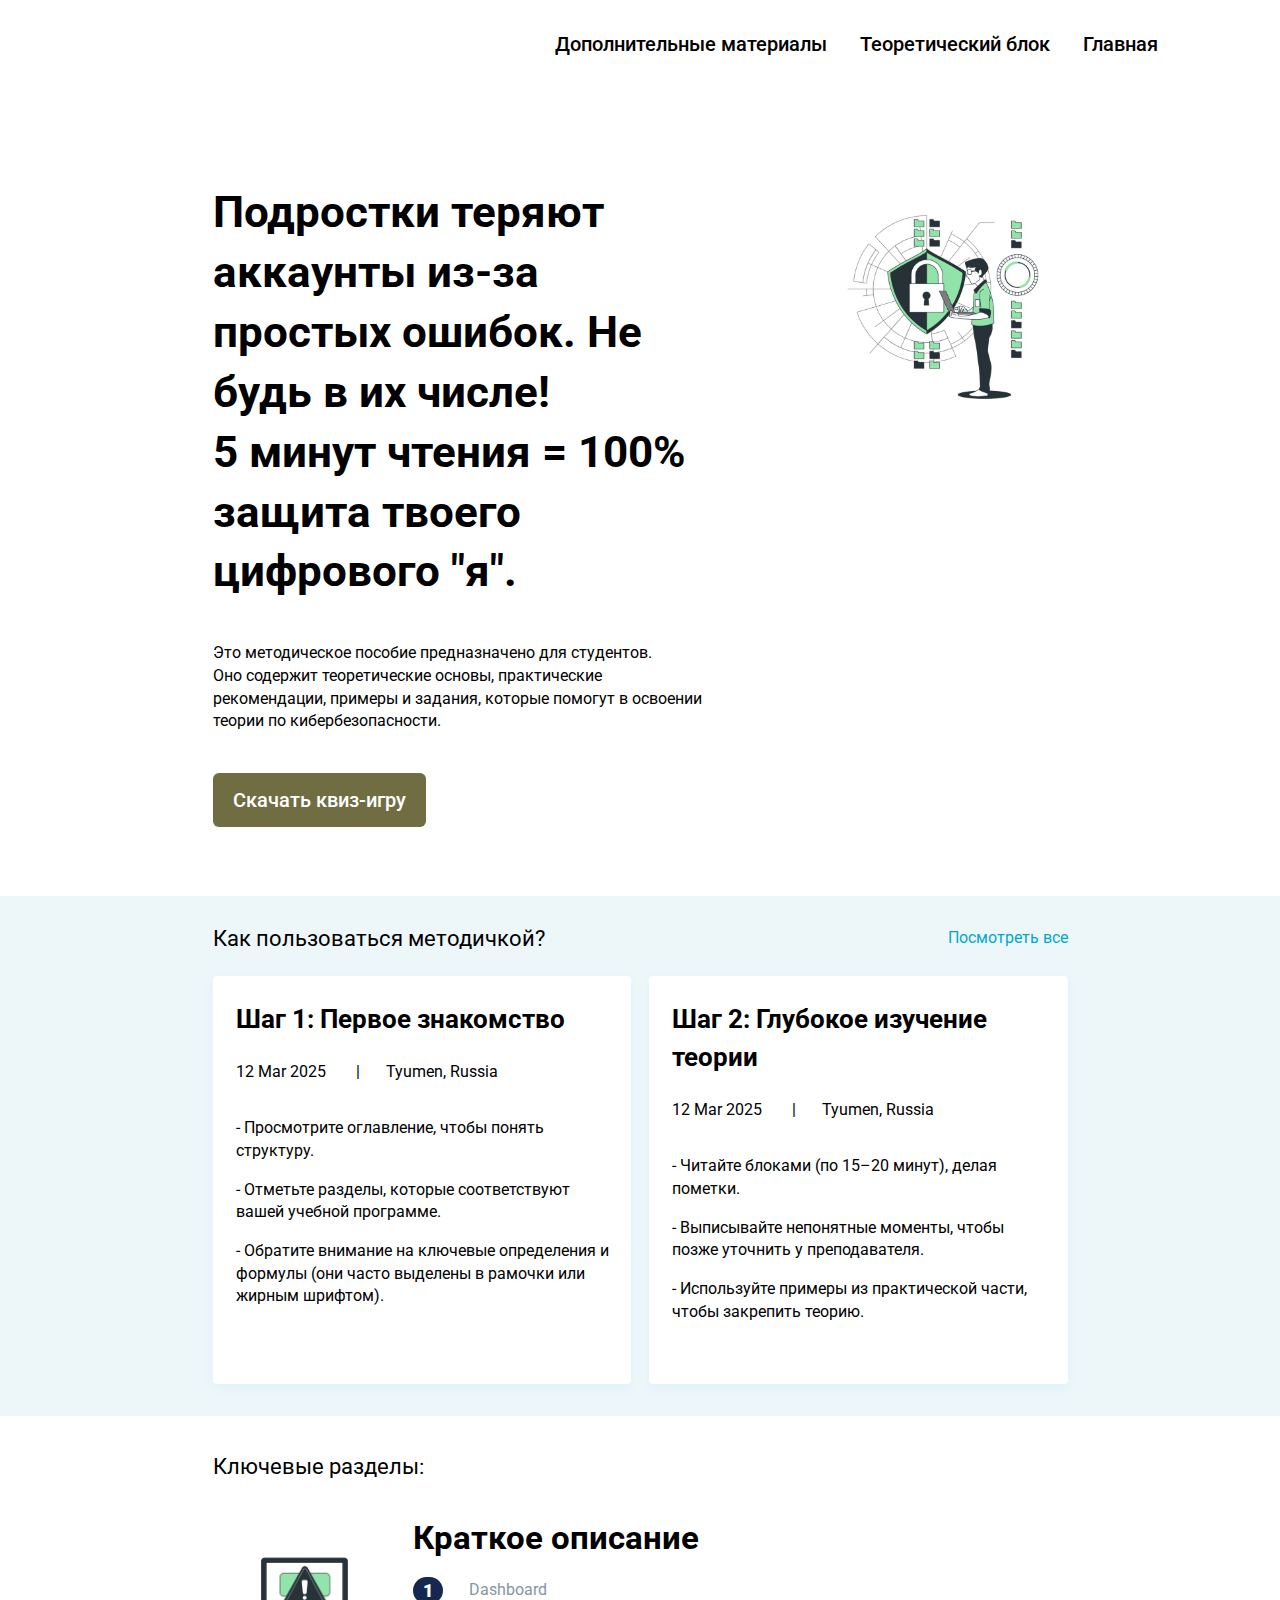
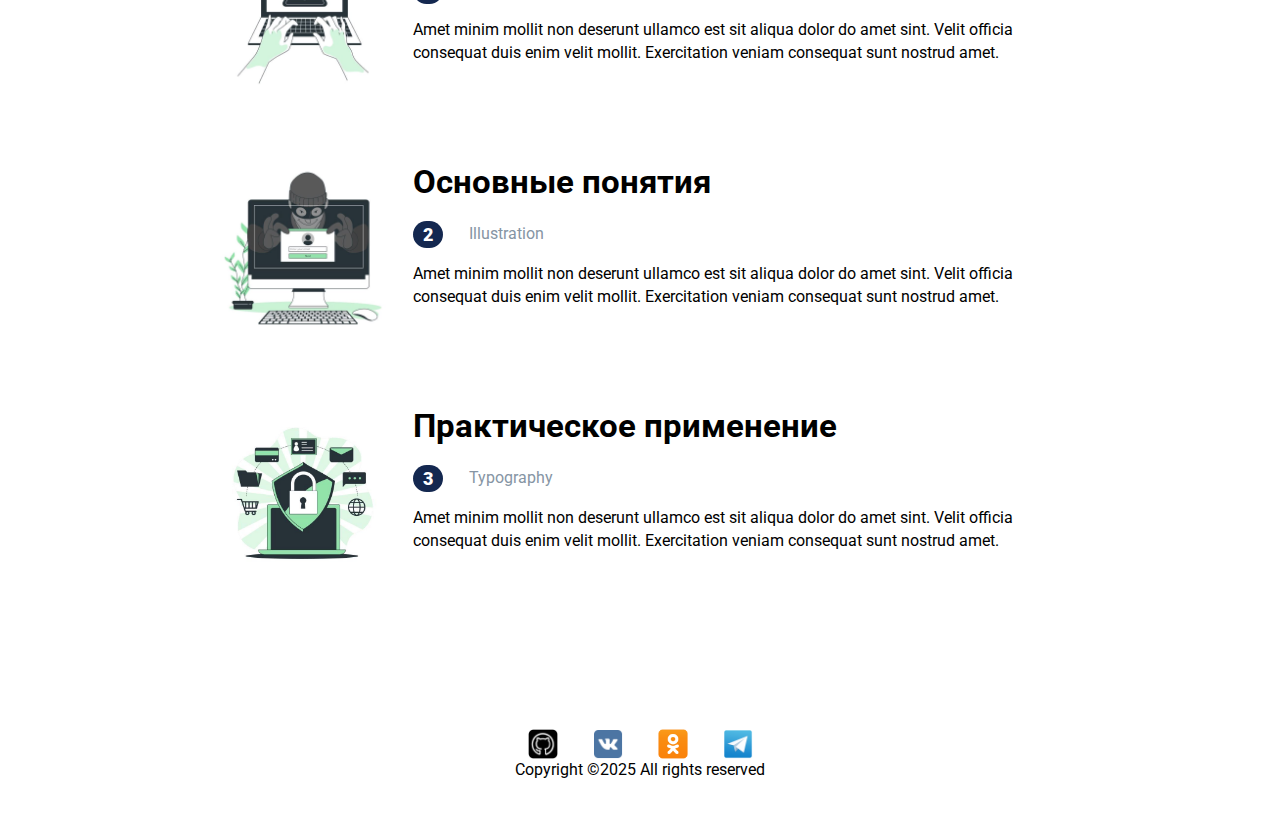
<file: index.html>
<!DOCTYPE html>
<html lang="en">

<head>
  <meta charset="UTF-8" />
  <meta http-equiv="X-UA-Compatible" content="IE=edge" />
  <meta name="viewport" content="width=device-width, initial-scale=1.0" />
  <link rel="preconnect" href="https://fonts.googleapis.com" />
  <link rel="preconnect" href="https://fonts.gstatic.com" crossorigin />
  <link href="https://fonts.googleapis.com/css2?family=Roboto:wght@400;500;700;900&display=swap" rel="stylesheet" />
  <link rel="stylesheet" href="css/normalize.css" />
  <link rel="stylesheet" href="css/style.css" />
  <title>Хакни меня, если сможешь!</title>
</head>

<body>
  <div class="wrapper">
    <header class="header">
      <div class="container header__container">
        <nav class="nav">
          <ul class="nav__list">
            <li class="nav__item">
              <a href="work.html" class="nav__link">Дополнительные материалы</a>
            </li>
            <li class="nav__item">
              <a href="blog.html" class="nav__link">Теоретический блок</a>
            </li>
            <li class="nav__item">
              <a href="index.html" class="nav__link">Главная</a>
            </li>
          </ul>
        </nav>
        <div class="header__burger">
          <div class="header__burger-el"></div>
        </div>
      </div>
    </header>
    <main class="main">
      <section class="about">
        <div class="container about__container">
          <div class="about__info">
            <h1 class="title about__title">
              Подростки теряют аккаунты из-за простых ошибок.
              Не будь в их числе!
               <br />
               5 минут чтения = 100% защита твоего цифрового "я".
            </h1>
            <div class="about__desc">
              Это методическое пособие предназначено для студентов.
              <br />
              Оно содержит теоретические основы, практические
              <br />
              рекомендации, примеры и задания, которые помогут в освоении теории по кибербезопасности. <br />
            </div>

            <button class="button">Скачать квиз-игру</button>
          </div>
          <div class="about__avatar">
            <img src="img/kb.jpg" alt="avatar" class="about__img" />
          </div>
        </div>
      </section>
      <section class="recent-posts">
        <div class="container">
          <div class="recent-posts__top">
            <div class="section-title recents-posts__title">Как пользоваться методичкой?</div>
            <a href="#" class="recent-posts__title">Посмотреть все</a>
          </div>
          <div class="recent-posts__articles">
            <article class="recent-posts__article">
              <div class="recent-posts__subtitle"> <b>Шаг 1: Первое знакомство</b> </div>
              <div class="recent-posts__info">
                12 Mar 2025
                <span class="recent-posts__separator">|</span>Tyumen, Russia
              </div>
              <div class="recent-posts__text">

                <p>- Просмотрите оглавление, чтобы понять структуру. </p>
                <p>- Отметьте разделы, которые соответствуют вашей учебной программе. </p>
                <p> - Обратите внимание на ключевые определения и формулы (они часто выделены в рамочки или жирным
                  шрифтом). </p>
              </div>
            </article>
            <article class="recent-posts__article">
              <div class="recent-posts__subtitle">
                <b>Шаг 2: Глубокое изучение теории </b>
              </div>
              <div class="recent-posts__info">
                <div class="recent-posts__info">
                  12 Mar 2025
                  <span class="recent-posts__separator">|</span>Tyumen, Russia

                </div>
                <div class="recent-posts__text">
                  <p>- Читайте блоками (по 15–20 минут), делая пометки.</p>
                  <p>- Выписывайте непонятные моменты, чтобы позже уточнить у преподавателя.</p>
                  <p>- Используйте примеры из практической части, чтобы закрепить теорию.</p>
                </div>
              </div>
            </article>
          </div>
        </div>
      </section>
      <section class="featured">
        <div class="container">
          <div class="section-title">Ключевые разделы:</div>
          <div class="fetured__works">
            <article class="work">
              <div class="work__img-wrap">
                <img src="img/kb1.jpg" alt="" class="work__img" />
              </div>
              <div class="work__info">
                <a href="#" class="work__title">Краткое описание</a>
                <div class="work__subtitle">
                  <div class="work__date">1</div>
                  <div class="work__category">Dashboard</div>
                </div>
                <div class="work__text">
                  Amet minim mollit non deserunt ullamco est sit aliqua dolor
                  do amet sint. Velit officia consequat duis enim velit
                  mollit. Exercitation veniam consequat sunt nostrud amet.
                </div>
              </div>
            </article>
            <article class="work">
              <div class="work__img-wrap">
                <img src="img/kb2.jpg" alt="" class="work__img" />
              </div>
              <div class="work__info">
                <a href="#" class="work__title">Основные понятия</a>
                <div class="work__subtitle">
                  <div class="work__date">2</div>
                  <div class="work__category">Illustration</div>
                </div>
                <div class="work__text">
                  Amet minim mollit non deserunt ullamco est sit aliqua dolor
                  do amet sint. Velit officia consequat duis enim velit
                  mollit. Exercitation veniam consequat sunt nostrud amet.
                </div>
              </div>
            </article>
            <article class="work">
              <div class="work__img-wrap">
                <img src="img/kb3.jpg" alt="" class="work__img" />
              </div>
              <div class="work__info">
                <a href="#" class="work__title">Практическое применение</a>
                <div class="work__subtitle">
                  <div class="work__date">3</div>
                  <div class="work__category">Typography</div>
                </div>
                <div class="work__text">
                  Amet minim mollit non deserunt ullamco est sit aliqua dolor
                  do amet sint. Velit officia consequat duis enim velit
                  mollit. Exercitation veniam consequat sunt nostrud amet.
                </div>
              </div>
            </article>
          </div>
        </div>
      </section>
    </main>
    <footer class="footer container">

      <ul class="social__list">
        <li class="social__item ">
          <a href="#" class="social__link github">github</a>
        </li>
        <li class="social__item ">
          <a href="#" class="social__link vk">vk</a>
        </li>
        <li class="social__item ">
          <a href="#" class="social__link ok">ok</a>
        </li>
        <li class="social__item ">
          <a href="#" class="social__link telegram">telegram</a>
        </li>
      </ul>
      <div class="footer__text">
        Copyright ©2025 All rights reserved
      </div>
  </div>

  </footer>
  </div>
</body>

</html>
</file>
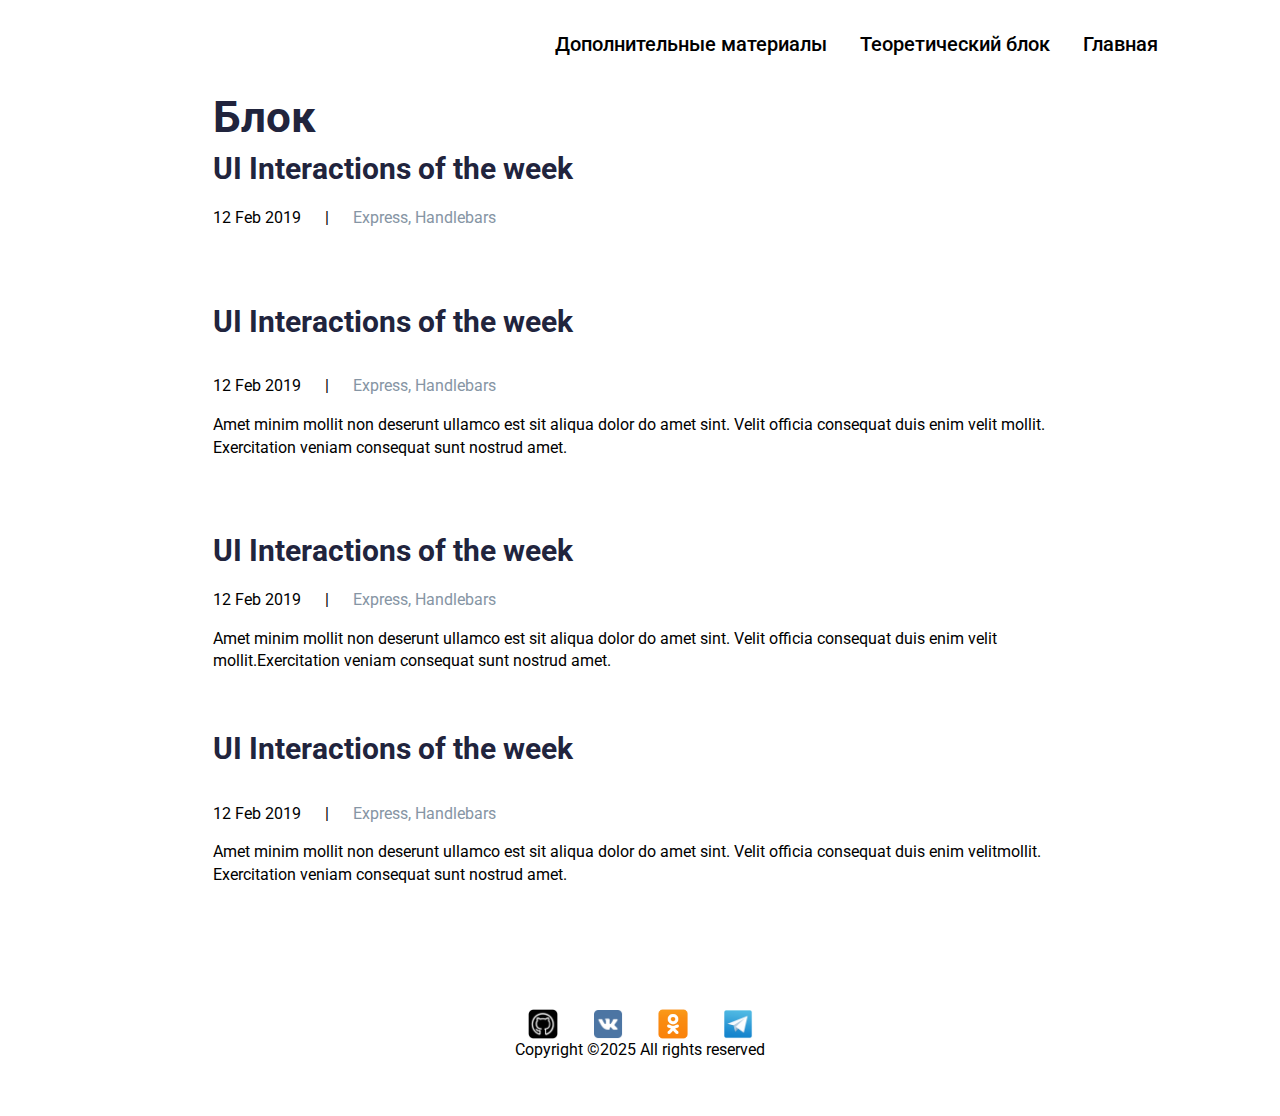
<file: blog.html>
<!DOCTYPE html>
<html lang="en">

<head>
  <meta charset="UTF-8" />
  <meta http-equiv="X-UA-Compatible" content="IE=edge" />
  <meta name="viewport" content="width=device-width, initial-scale=1.0" />
  <link rel="preconnect" href="https://fonts.googleapis.com" />
  <link rel="preconnect" href="https://fonts.gstatic.com" crossorigin />
  <link href="https://fonts.googleapis.com/css2?family=Roboto:wght@400;500;700;900&display=swap" rel="stylesheet" />
  <link rel="stylesheet" href="css/normalize.css" />
  <link rel="stylesheet" href="css/style.css" />
  <title>Портфолио</title>
</head>

<body>
  <div class="wrapper">
    <header class="header">
      <div class="container header__container">
        <nav class="nav">
          <ul class="nav__list">
            <li class="nav__item">
              <a href="work.html" class="nav__link">Дополнительные материалы</a>
            </li>
            <li class="nav__item">
              <a href="blog.html" class="nav__link">Теоретический блок</a>
            </li>
            <li class="nav__item">
              <a href="index.html" class="nav__link">Главная</a>
            </li>
          </ul>
        </nav>
        <div class="header__burger">
          <div class="header__burger-el"></div>
        </div>
      </div>
    </header>
    <main class="main">
      <div class="blog container">
        <div class="title blog__title">Блок</div>
        <div class="blog__content">
        </div>
        <article class="blog__article">
          <div class="blog__subtitle"> <b>UI Interactions of the week </b> </div>
          <div class="blog__info">
            12 Feb 2019
            <span class="blog__separator">|</span> <span class="blog__info--grey"> Express, Handlebars
          </div>
          <div class="blog__text">
            
          </div>
        </article>
        <article class="blog__article">
          <div class="blog__subtitle">
            <b>UI Interactions of the week</b>
          </div>
          <div class="blog__info">
            <div class="blog__info">
              12 Feb 2019

              <span class="blog__separator">|</span> <span class="blog__info--grey">Express, Handlebars

            </div>
            <div class="blog__text">
              Amet minim mollit non deserunt ullamco est sit aliqua dolor
              do amet sint. Velit officia
              consequat duis enim velit mollit. Exercitation veniam consequat sunt nostrud amet.
            </div>
          </div>
        </article>
        <article class="blog__article">
          <div class="blog__subtitle"> <b>UI Interactions of the week </b> </div>
          <div class="blog__info">
            12 Feb 2019
            <span class="blog__separator">|</span> <span class="blog__info--grey"> Express, Handlebars
          </div>
          <div class="blog__text">
            Amet minim mollit non deserunt ullamco est sit aliqua dolor
            do amet sint. Velit officia
            consequat duis enim velit mollit.Exercitation veniam consequat sunt nostrud amet.
          </div>
        </article>
        <article class="blog__article">
          <div class="blog__subtitle">
            <b>UI Interactions of the week</b>
          </div>
          <div class="blog__info">
            <div class="blog__info">
              12 Feb 2019

              <span class="blog__separator">|</span> <span class="blog__info--grey"> Express, Handlebars

            </div>
            <div class="blog__text">
              Amet minim mollit non deserunt ullamco est sit aliqua dolor
              do amet sint. Velit officia
              consequat duis enim velitmollit. Exercitation veniam consequat sunt nostrud amet.
            </div>
          </div>
        </article>
      </div>
    </main>
    <footer class="footer container">

      <ul class="social__list">
        <li class="social__item ">
          <a href="#" class="social__link github">github</a>
        </li>
        <li class="social__item ">
          <a href="#" class="social__link vk">vk</a>
        </li>
        <li class="social__item ">
          <a href="#" class="social__link ok">ok</a>
        </li>
        <li class="social__item ">
          <a href="#" class="social__link telegram">telegram</a>
        </li>
      </ul>
      <div class="footer__text">
        Copyright ©2025 All rights reserved
      </div>
  </div>

  </footer>
  </div>
</body>

</html>
</file>
<file: css/style.css>
s* {
  box-sizing: border-box;
}

html,
body {
  margin: 0;
  padding: 0;
  height: 100%;
  width: 100%;
}

body {
  font-family: "Roboto", sans-serif;
  font-size: 16px;
  line-height: 1.42;
}

ul,
li {
  list-style: none;
  padding: 0;
  margin: 0;
}

a {
  text-decoration: none;
  color: #000000;
}

h1,
h2,
h3 {
  margin: 0;
}

.wrapper {
  min-height: 100%;
  overflow: hidden;
  display: flex;
  flex-direction: column;

}

.main {
  flex: 1 1 auto;
}

.header {
  padding: 30px 0px;
}

.container {
  max-width: 855px;
  padding: 0 5px;
  margin: 0 auto;
}

.header__container {
  max-width: 1036px;
  display: flex;
  justify-content: end;
}

.nav__list {
  display: flex;
}

.nav__item {
  margin-left: 33px;
  font-style: normal;
  font-weight: 500;
  font-size: 20px;
}

.header__burger {
  width: 30px;
  height: 20px;
  display: none;
  align-items: center;
  margin-right: 18px;
}

.header__burger-el {
  height: 2px;
  width: 100%;
  background-color: #21243d;
  position: relative;
}

.header__burger-el::before,
.header__burger-el::after {
  content: "";
  height: 2px;
  width: 100%;
  background-color: #21243d;
  position: absolute;
}

.header__burger-el::before {
  top: -9px;
}

.header__burger-el::after {
  bottom: -9px;
}

@media (max-width: 480px) {
  .header {
    padding-top: 20px;
  }

  .nav {
    display: none;
  }

  .header__burger {
    display: flex;
  }
}

.title {
  font-style: normal;
  font-weight: bold;
  font-size: 44px;
  line-height: 136%;
}

.about {
  padding-bottom: 69px;
  padding-top: 95px;
}

.about__container {
  display: flex;
  margin: 0 auto;
}

.about__info {
  padding-right: 13.5%;
}

.about__desc {
  margin: 40px 0px;
}

.about__avatar {
  width: 243px;
  height: 243px;
  border-radius: 50%;
  overflow: hidden;
  flex-shrink: 0;
}

.about__img {
  width: 100%;
  height: 100%;
  object-fit: cover;
}

.button {
  border-style: none;
  background-color: rgb(112, 109, 67);
  color: #ffffff;
  font-style: normal;
  font-weight: 500;
  font-size: 20px;
  line-height: 1;
  border-radius: 6px;
  padding: 17px 20px;
}

.recent-posts {
  background-color: #edf7fa;
  padding: 27px 0px 32px;
}

.featured {
  padding: 35px 0px 63px;
}

@media (max-width: 480px) {
  .about__container {
    flex-direction: column-reverse;
    align-items: center;
  }

  .about__avatar {
    width: 170px;
    height: 170px;
  }

  .about__info {
    padding: 34px 18px 59px;
    text-align: center;
  }
}

.section-title {
  font-size: 400;
  font-size: 22px;
}

.recent-posts__top {
  display: flex;
  justify-content: space-between;
  align-items: center;
  margin-bottom: 22px;
}

.recent-posts__title {
  color: #00a8cc;
}

.recent-posts__articles {
  display: flex;
}

.recent-posts__info {
  padding-bottom: 17px;
}

.recent-posts__article {
  background-color: #ffffff;
  box-shadow: 0px 4px 10px rgba(187, 225, 250, 0.25);
  border-radius: 4px;
  width: 49%;
  margin-right: 2%;
  padding: 24px 21px 28px 23px;
}

.recent-posts__subtitle {
  font-size: 26px;
  line-height: 38px;
  padding-bottom: 23px;
}

.recent-posts__article:last-child {
  margin-right: 0;
}

.recent-posts__separator {
  margin-right: 26px;
  margin-left: 26px;
}

@media (max-width: 480px) {
  .recent-posts__top {
    justify-content: center;
    margin-bottom: 18px;
  }

  .recent-posts__link {
    display: none;
  }

  .recent-posts__articles {
    flex-direction: column;
    padding: 0px 5px 38px;
  }

  .recent-posts__article {
    width: 100%;
    margin-right: 0;
    padding: 12px 20px 22px;
    margin-bottom: 17px;
  }
}

.recent-posts__article:last-child {
  margin-bottom: 0;
}

.section-title {
  font-size: 22px;
}

.work {
  display: flex;
  padding-top: 32px;
  padding-bottom: 32px;
}

.work__img-wrap {
  max-width: 246px;
  height: 180px;
  overflow: hidden;
  border-radius: 6px;
  flex-shrink: 0;
}

.work__img {
  width: 100%;
  height: 100%;
  object-fit: cover;
}

.work__info {
  margin-left: 20px;
}

.work__title {
  font-size: 33px;
  font-weight: bold;
}

.work__subtitle {
  display: flex;
  margin-right: 32px;
  align-items: center;
  padding: 15px 0px 15px;
}

.work__date {
  margin-right: 26px;
  background-color: #142850;
  border-radius: 16px;
  color: #ffffff;
  font-weight: 900;
  font-size: 18px;
  padding: 1px 10px;
}

.work__category {
  color: #8695a4;
}

@media (max-width: 480px) {
  .fetured__works {
    display: flex;
    overflow: auto;
  }

  .work {
    padding: 0px 0px 20px;
    flex-direction: column;
    max-width: 339px;
    flex-shrink: 0;
    margin: 0px 13px;
  }

  .work__img-wrap {
    max-width: 100%;
    height: 230px;
    overflow: hidden;
    border-radius: 6px;
  }
}

.blog__title {
  color: #21243D;

}

.blog__article {
  margin-bottom: 55px;

}

.blog__container {
  margin-bottom: 55px;
}

.blog__subtitle {

  font-size: 30px;
  color: #21243D;
}

.blog__info {
  padding: 16px 0px 16px;
}

.blog__info--grey {
  color: #8695A4;
}

.blog__separator {
  padding: 0px 20px 0px;
}

.footer {
  display: flex;
  flex-direction: column;
  align-items: center;
  justify-content: center;
  padding: 51px 0px 54px;
}

.social__list {
  display: flex;
}

.social__item {
  margin-right: 35px;
  width: 30px;
  height: 30px;
  overflow: hidden;
}

.social__item:last-child {
  margin-right: 0;
}

.social__link {
  display: block;
  width: 100%;
  height: 100%;
  background-repeat: no-repeat;
  background-size: cover;
  font-size: 0;
}

.github {
  background-image: url(../img/github.png);
}

.vk {
  background-image: url(../img/vk.png);
}

.ok {
  background-image: url(../img/ok.png);
}

.telegram {
  background-image: url(../img/telegram.png);
}
</file>
